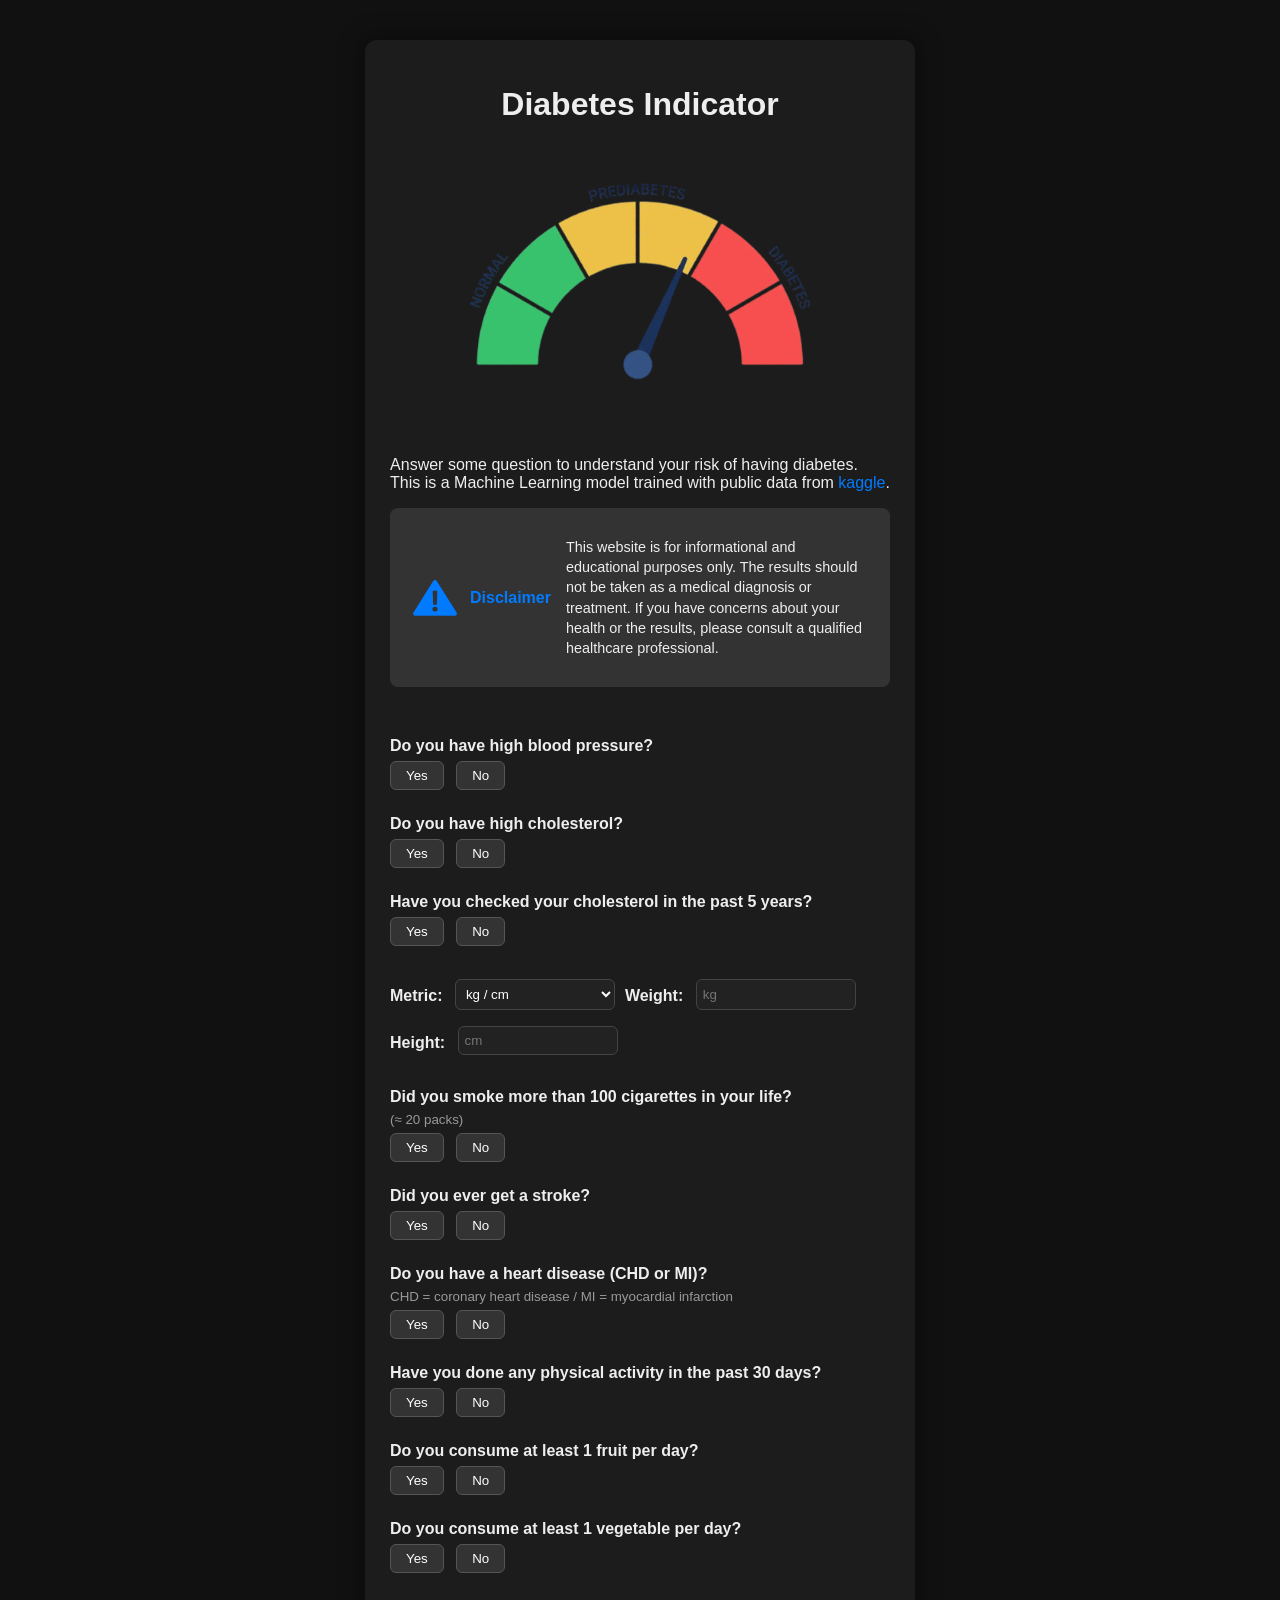
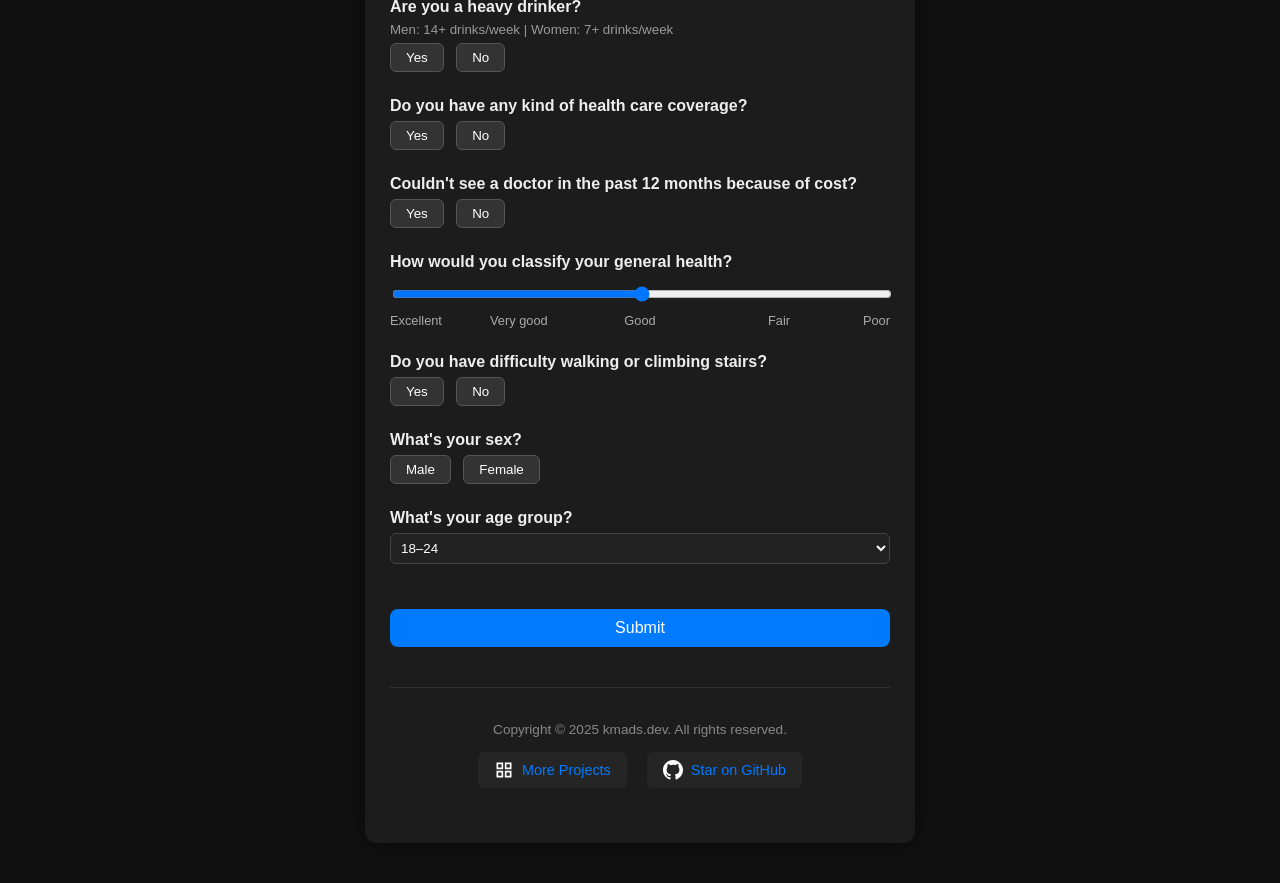
<file: index.html>
<!DOCTYPE html>
<html lang="en">
<head>
    <meta charset="UTF-8" />
    <meta name="viewport" content="width=device-width, initial-scale=1.0" />

    <title>Diabetes Indicator - Do you have diabetes?</title>
    <meta name="description" 
        content="Diabetes Indicator is a free online tool that can help you understand your risk of having diabetes based on some questions." 
    />

    <!-- Styles -->
    <link rel="stylesheet" href="style.css" />
    <link rel="stylesheet" href="mobile.css" media="(max-width: 768px)">
    <!-- -->

    <link rel="icon" href="assets/icons/favicon.ico" type="image/x-icon">

    <!-- API Gateway -->
    <script src="gateway.js" defer></script>
    <!-- -->
</head>
<body>
    <div class="container">
        <h1>Diabetes Indicator</h1>

        <div class="hero">
            <img src="assets/banners/diabetes-chart.svg" class="header-image"/>
            <p class="hero-text">
                Answer some question to understand your risk of having diabetes.
                <br>This is a Machine Learning model trained with public data from 
                <a href="https://kaggle.com/datasets/alexteboul/diabetes-health-indicators-dataset">kaggle</a>.
            </p>
            <div class="disclaimer-label">
                <p class="disclaimer-title">
                    <img src="assets/icons/warning-blue.png" class="disclaimer-icon" />
                    <span>Disclaimer</span>
                </p>
                <p class="disclaimer-message">
                    This website is for informational and educational purposes only. 
                    The results should not be taken as a medical diagnosis or treatment. 
                    If you have concerns about your health or the results, 
                    please consult a qualified healthcare professional.
                </p>
            </div>
        </div>

        <form id="surveyForm" class="form">
            <div class="question">
                <p>Do you have high blood pressure?</p>
                <div class="buttons">
                    <button type="button" data-value="1">Yes</button>
                    <button type="button" data-value="0">No</button>
                </div>
                <input type="hidden" name="HighBP" required>
            </div>

            <div class="question">
                <p>Do you have high cholesterol?</p>
                <div class="buttons">
                    <button type="button" data-value="1">Yes</button>
                    <button type="button" data-value="0">No</button>
                </div>
                <input type="hidden" name="HighChol" required>
            </div>

            <div class="question">
                <p>Have you checked your cholesterol in the past 5 years?</p>
                <div class="buttons">
                    <button type="button" data-value="1">Yes</button>
                    <button type="button" data-value="0">No</button>
                </div>
                <input type="hidden" name="CholCheck" required>
            </div>

            <div class="question" id="bmiQuestions">
                <p>Metric: &ensp;</p>
                <select id="bmiType" class="dropdown">
                    <option value="metric">kg / cm</option>
                    <option value="imperial">lbs / ft</option>
                </select>

                <p>Weight: &ensp;</p>
                <input type="number" id="weightInput" min="0" max="999" step="0.1" placeholder="kg" required>

                <p>Height: &ensp;</p>
                <input type="number" id="heightInput" min="0" max="999" step="0.1" placeholder="cm" required>
            </div>

            <div id="bmiResult" class="bmi-text"></div>
            <input type="hidden" name="BMI" id="BMI">

            <div class="question">
                <p>Did you smoke more than 100 cigarettes in your life?</p>
                <small>(≈ 20 packs)</small>
                <div class="buttons">
                    <button type="button" data-value="1">Yes</button>
                    <button type="button" data-value="0">No</button>
                </div>
                <input type="hidden" name="Smoker" required>
            </div>

            <div class="question">
                <p>Did you ever get a stroke?</p>
                <div class="buttons">
                    <button type="button" data-value="1">Yes</button>
                    <button type="button" data-value="0">No</button>
                </div>
                <input type="hidden" name="Stroke" required>
            </div>

            <div class="question">
                <p>Do you have a heart disease (CHD or MI)?</p>
                <small>CHD = coronary heart disease / MI = myocardial infarction</small>
                <div class="buttons">
                    <button type="button" data-value="1">Yes</button>
                    <button type="button" data-value="0">No</button>
                </div>
                <input type="hidden" name="HeartDiseaseorAttack" required>
            </div>

            <div class="question">
                <p>Have you done any physical activity in the past 30 days?</p>
                <div class="buttons">
                    <button type="button" data-value="1">Yes</button>
                    <button type="button" data-value="0">No</button>
                </div>
                <input type="hidden" name="PhysActivity" required>
            </div>

            <div class="question">
                <p>Do you consume at least 1 fruit per day?</p>
                <div class="buttons">
                    <button type="button" data-value="1">Yes</button>
                    <button type="button" data-value="0">No</button>
                </div>
                <input type="hidden" name="Fruits" required>
            </div>

            <div class="question">
                <p>Do you consume at least 1 vegetable per day?</p>
                <div class="buttons">
                    <button type="button" data-value="1">Yes</button>
                    <button type="button" data-value="0">No</button>
                </div>
                <input type="hidden" name="Veggies" required>
            </div>

            <div class="question">
                <p>Are you a heavy drinker?</p>
                <small>Men: 14+ drinks/week | Women: 7+ drinks/week</small>
                <div class="buttons">
                    <button type="button" data-value="1">Yes</button>
                    <button type="button" data-value="0">No</button>
                </div>
                <input type="hidden" name="HvyAlcoholConsump" required>
            </div>

            <div class="question">
                <p>Do you have any kind of health care coverage?</p>
                <div class="buttons">
                    <button type="button" data-value="1">Yes</button>
                    <button type="button" data-value="0">No</button>
                </div>
                <input type="hidden" name="AnyHealthCare" required>
            </div>

            <div class="question">
                <p>Couldn't see a doctor in the past 12 months because of cost?</p>
                <div class="buttons">
                    <button type="button" data-value="1">Yes</button>
                    <button type="button" data-value="0">No</button>
                </div>
                <input type="hidden" name="NoDocbcCost" required>
            </div>

            <div class="question slider-question">
                <p>How would you classify your general health?</p>
                <input type="range" name="GenHlth" min="1" max="5" step="1" value="3" class="slider">
                <div class="slider-labels">
                    <span>Excellent</span><span>Very good</span><span>Good</span><span>Fair</span><span>Poor</span>
                </div>
            </div>

            <div class="question">
                <p>Do you have difficulty walking or climbing stairs?</p>
                <div class="buttons">
                    <button type="button" data-value="1">Yes</button>
                    <button type="button" data-value="0">No</button>
                </div>
                <input type="hidden" name="DiffWalk" required>
            </div>

            <div class="question">
                <p>What's your sex?</p>
                <div class="buttons">
                    <button type="button" id="inputSexM" data-value="1">Male</button>
                    <button type="button" id="inputSexF" data-value="0">Female</button>
                </div>
                <input type="hidden" name="Sex" required>
            </div>

            <div class="question">
                <p>What's your age group?</p>
                <select name="Age" required class="dropdown">
                    <option value="1">18–24</option>
                    <option value="2">25–29</option>
                    <option value="3">30–34</option>
                    <option value="4">35–39</option>
                    <option value="5">40–44</option>
                    <option value="6">45–49</option>
                    <option value="7">50–54</option>
                    <option value="8">55–59</option>
                    <option value="9">60–64</option>
                    <option value="10">65–69</option>
                    <option value="11">70–74</option>
                    <option value="12">75–79</option>
                    <option value="13">80+</option>
                </select>
            </div>

            <button type="submit" class="submit-btn">Submit</button>
        </form>
        <div id="result" class="result"></div>

        <div class="footer">
            <p class="footer-copyright">Copyright © 2025 kmads.dev. All rights reserved.</p>
            <div class="footer-links">
                <a href="https://kmads.dev/projects/" target="_blank" rel="noopener noreferrer" class="footer-link">
                    <img src="assets/icons/projects.svg" alt="Projects">
                    <span>More Projects</span>
                </a>
                <a href="https://source.kmads.dev/diabetes-indicator/" target="_blank" rel="noopener noreferrer" class="footer-link">
                    <img src="assets/icons/github.svg" alt="GitHub">
                    <span>Star on GitHub</span>
                </a>
            </div>
        </div>
    </div>
</body>
</html>
</file>
<file: style.css>
*{
    --primary-color: #007bff;
    box-sizing: border-box;
}

*, *::before, *::after {
    box-sizing: border-box;
}

body {
    background-color: #111;
    color: #eee;
    font-family: Arial, sans-serif;
    display: flex;
    justify-content: center;
    padding: 40px;
    margin: 0;
}

.container {
    width: 100%;
    max-width: 550px;
    background: #1c1c1c;
    border-radius: 12px;
    padding: 25px;
    box-shadow: 0 0 25px rgba(0,0,0,0.5);
}

h1 {
    text-align: center;
    margin-bottom: 25px;
}

.hero{
    width: 100%;
    margin: 0 0 50px 0;
    display: flex;
    flex-direction: column;
    align-items: center;
}
.hero-text a{
    color: var(--primary-color);
    text-decoration: none;
}
.header-image{
    width: 100%;
    height: auto;
}
.disclaimer-label{
    display: flex;
    flex-wrap: wrap;
    align-items: center;
    background-color: #333;
    padding: 15px 20px;
    border-radius: 8px;
    font-weight: bold;
    box-sizing: border-box;
}
.disclaimer-title{
    margin-right: 15px;
    color: var(--primary-color);
    display: flex;
    align-items: center;
    gap: 10px;
}
.disclaimer-icon{
    width: 50px;
    height: 50px;
}
.disclaimer-message {
    flex: 1;
    min-width: 200px;
    font-size: 0.9em;
    font-weight: normal;
    line-height: 1.4;
}


.form {
    width: 100%;
    box-sizing: border-box;
}

.question {
    margin: 0 0 5% 0;
    width: 100%;
    box-sizing: border-box;
}
.question p {
    font-weight: bold;
    margin-bottom: 6px;
}

small {
    color: #999;
    display: block;
    margin-bottom: 6px;
}

.buttons button {
    background-color: #333;
    color: #fff;
    border: 1px solid #555;
    border-radius: 6px;
    padding: 6px 15px;
    margin-right: 8px;
    cursor: pointer;
    transition: 0.2s;
}

.buttons button#inputSexM.active{
    background-color: rgb(39, 123, 219);
}

.buttons button#inputSexF.active{
    background-color: rgb(246, 130, 250);
}

.buttons button.active {
    background-color: var(--primary-color);
    border-color: var(--primary-color);
}

.buttons button:hover {
    background-color: #555;
}

.dropdown, input[type="number"], .slider {
    width: 100%;
    background: #222;
    color: white;
    border: 1px solid #444;
    border-radius: 6px;
    padding: 6px;
    box-sizing: border-box;
}

.slider-labels {
    display: flex;
    font-size: 0.8em;
    color: #aaa;
}

.slider-labels span {
    flex: 1;
}

.slider-labels span:nth-child(1),
.slider-labels span:nth-child(2) {
    text-align: left;
}

.slider-labels span:nth-child(3) {
    text-align: center;
}

.slider-labels span:nth-child(4),
.slider-labels span:nth-child(5) {
    text-align: right;
}

.slider-question {
    max-width: 100%;
}

.submit-btn {
    width: 100%;
    background: var(--primary-color);
    border: none;
    border-radius: 8px;
    color: #fff;
    padding: 10px;
    cursor: pointer;
    font-size: 1em;
    margin-top: 20px;
}

.submit-btn:hover {
    background: var(--primary-color);
}

.bmi-text {
    font-size: 0.9em;
    color: #ccc;
    margin-bottom: 10px;
}

.result {
    text-align: center;
    font-size: 1.2em;
    margin-top: 20px;
}

.result.loading {
    color: #007bff;
}

.loading-dots::after {
    content: '.';
    animation: dots 1.5s steps(3, end) infinite;
}

@keyframes dots {
    0%, 25% {
        content: '.';
    }
    26%, 50% {
        content: '..';
    }
    51%, 75% {
        content: '...';
    }
    76%, 100% {
        content: '..';
    }
}

#bmiType,
#weightInput,
#heightInput {
    display: inline-block;
    width: 32%;
    margin: 8px 2% 8px 0;
    box-sizing: border-box;
}

#bmiQuestions {
    display: flex;
    flex-direction: row;
    flex-wrap: wrap;
    width: 100%;
}


.footer {
    margin: 40px 0 10px 0;
    padding: 20px 0;
    text-align: center;
    border-top: 1px solid #333;
}

.footer-copyright {
    font-size: 0.85em;
    color: #888;
    margin-bottom: 15px;
}

.footer-links {
    display: flex;
    justify-content: center;
    gap: 20px;
    flex-wrap: wrap;
}

.footer-link {
    display: flex;
    align-items: center;
    gap: 8px;
    color: #ccc;
    text-decoration: none;
    font-size: 0.9em;
    padding: 8px 16px;
    background: #252525;
    border-radius: 6px;
    transition: background 0.2s;
}

.footer-link:hover {
    background: #333;
}

.footer-link img {
    width: 20px;
    height: 20px;
}

.footer-link span {
    color: var(--primary-color);
}
</file>
<file: mobile.css>
html, body {
    margin: 0;
    padding: 0;
    min-height: 100%;
    width: 100%;
    overflow-x: hidden;
    background-color: #111;
    color: #eee;
    font-family: Arial, sans-serif;
    display: flex;
    justify-content: center;
}

.container {
    width: 100%;
    max-width: 100%;
    background: #1c1c1c;
    border-radius: 0;
    padding: 16px;
    box-sizing: border-box;
    box-shadow: none;
    display: flex;
    flex-direction: column;
    overflow-x: hidden;
    -webkit-overflow-scrolling: touch;
}

h1 {
    font-size: 1.6em;
    margin-bottom: 15px;
    text-align: center;
}

.hero {
    width: 100%;
    margin: 0 0 30px 0;
    padding: 0;
}

.hero-text {
    text-align: center;
    font-size: 0.95em;
    padding: 0 5px;
}

.disclaimer-label {
    flex-direction: column;
    align-items: center;
    text-align: center;
    padding: 15px;
    margin: 0;
}

.disclaimer-title {
    margin: 0 0 10px 0;
    display: flex;
    align-items: center;
    justify-content: center;
    gap: 8px;
}

.disclaimer-icon {
    width: 40px;
    height: 40px;
}

.disclaimer-message {
    font-size: 0.85em;
    line-height: 1.4;
    margin: 0;
}

.form {
    width: 100%;
    box-sizing: border-box;
}

.question {
    margin-bottom: 24px;
    width: 100%;
    box-sizing: border-box;
}

.question p {
    font-size: 1em;
    text-align: center;
}

small {
    font-size: 0.85em;
    text-align: center;
}

.buttons {
    display: flex;
    justify-content: center;
    width: 100%;
    gap: 12px;
}

.buttons button {
    flex: 1;
    max-width: 45%;
    font-size: 1.1em;
    padding: 14px 10px;
    border-radius: 8px;
    background-color: #222;
    border: 1px solid #444;
}

.buttons button.active {
    background-color: #007bff;
}

.dropdown,
input[type="number"],
.slider {
    font-size: 1em;
    padding: 12px;
    width: 100%;
    box-sizing: border-box;
}

#bmiQuestions {
    flex-direction: column;
    width: 100%;
    box-sizing: border-box;
}

#bmiQuestions p {
    text-align: left;
    margin: 10px 0 5px 0;
}

#bmiType,
#weightInput,
#heightInput {
    width: 100%;
    margin: 8px 0;
    box-sizing: border-box;
}

.slider-labels {
    display: flex;
    font-size: 0.75em;
    padding: 0 5px;
}

.slider-labels span {
    flex: 1;
}

.slider-labels span:nth-child(1),
.slider-labels span:nth-child(2) {
    text-align: left;
}

.slider-labels span:nth-child(3) {
    text-align: center;
}

.slider-labels span:nth-child(4),
.slider-labels span:nth-child(5) {
    text-align: right;
}

.submit-btn {
    font-size: 1.2em;
    padding: 16px;
    border-radius: 10px;
    margin-top: 20px;
    width: 100%;
    box-sizing: border-box;
}

.result {
    font-size: 1.1em;
    padding: 20px 10px;
    text-align: center;
}

.result.loading {
    color: #007bff;
}

.loading-dots::after {
    content: '.';
    animation: dots 1.5s steps(3, end) infinite;
}

@keyframes dots {
    0%, 25% {
        content: '.';
    }
    26%, 50% {
        content: '..';
    }
    51%, 75% {
        content: '...';
    }
    76%, 100% {
        content: '..';
    }
}

.bmi-text {
    text-align: center;
    padding: 0 10px;
}

/* Footer mobile styles */
.footer {
    margin: 30px 0 20px 0;
    padding: 20px 10px;
    text-align: center;
    border-top: 1px solid #333;
}

.footer-copyright {
    font-size: 0.85em;
    color: #888;
    margin-bottom: 15px;
}

.footer-links {
    display: flex;
    flex-direction: column;
    gap: 12px;
    align-items: center;
}

.footer-link {
    display: flex;
    align-items: center;
    justify-content: center;
    gap: 8px;
    color: #ccc;
    text-decoration: none;
    font-size: 0.9em;
    padding: 8px 16px;
    background: #252525;
    border-radius: 6px;
    transition: background 0.2s;
}

.footer-link:hover {
    background: #333;
}

.footer-link img {
    width: 18px;
    height: 18px;
}

.footer-link span {
    color: var(--primary-color);
}
</file>
